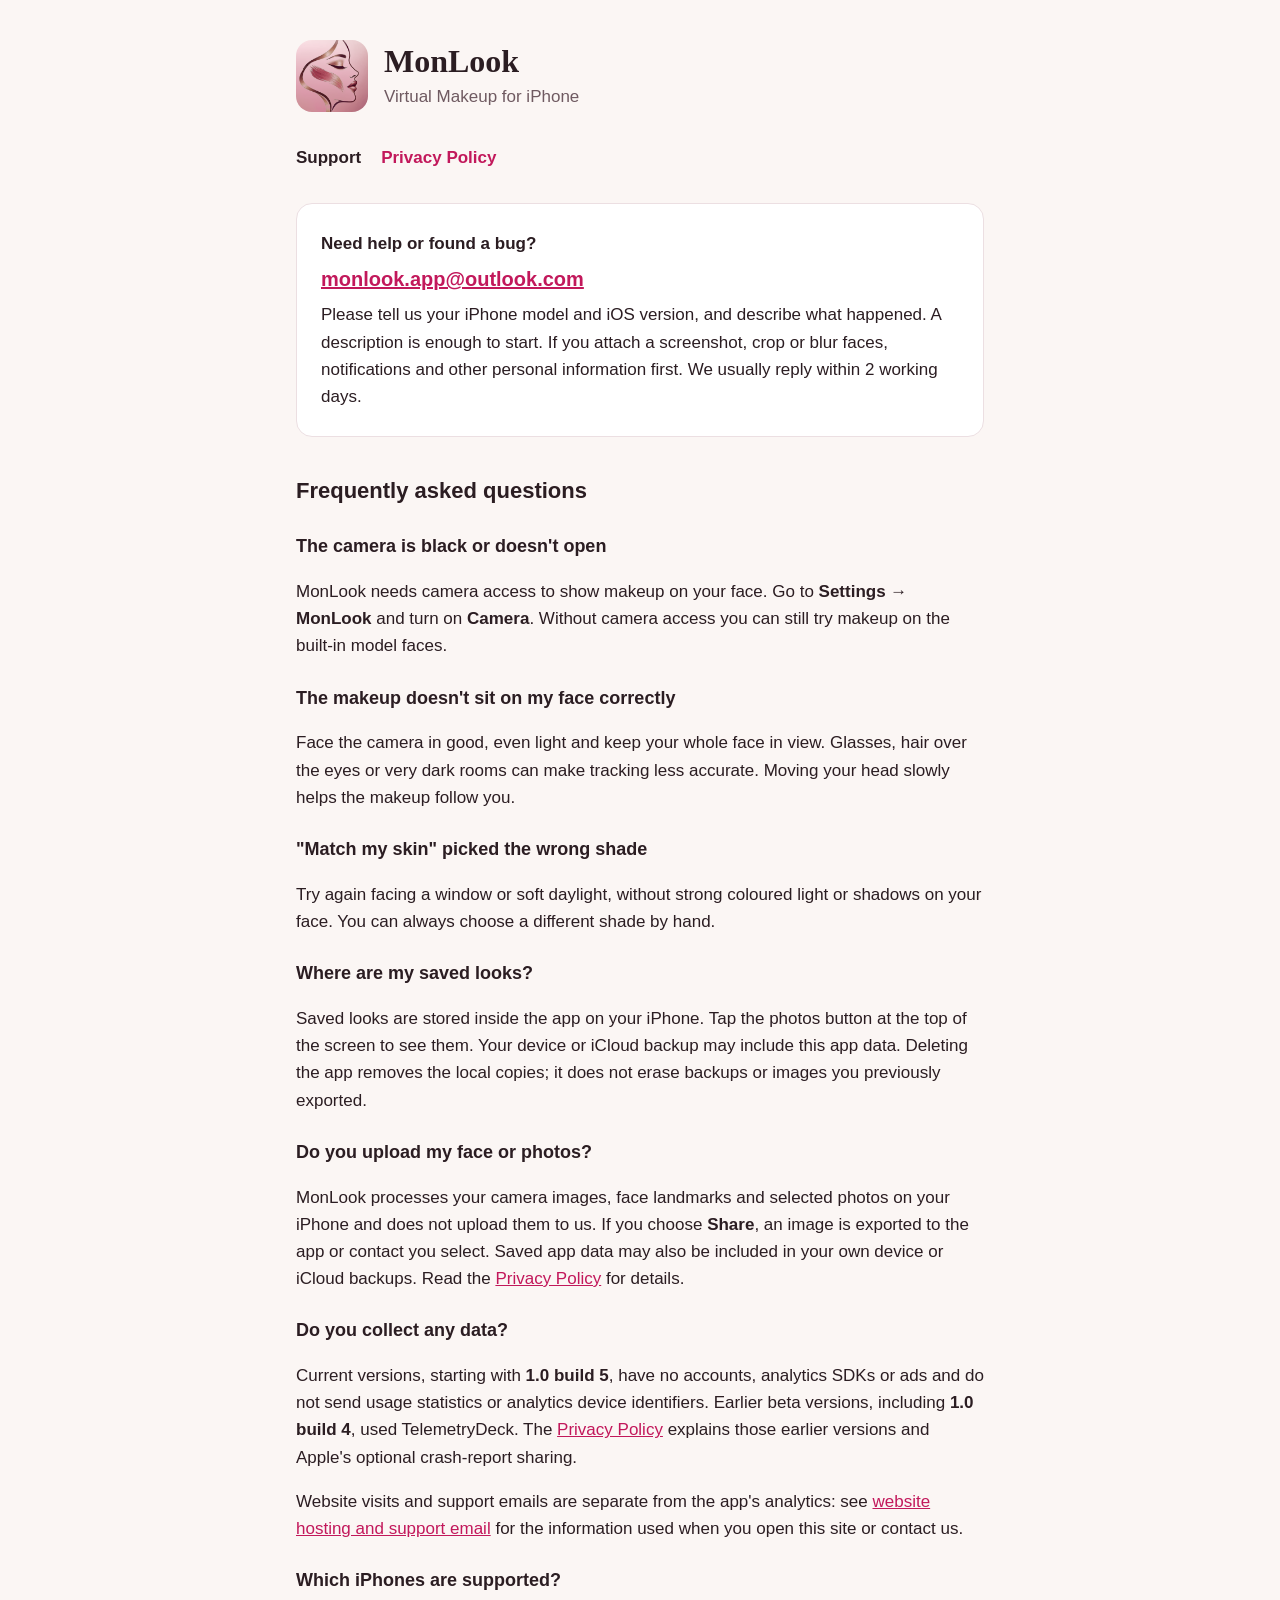
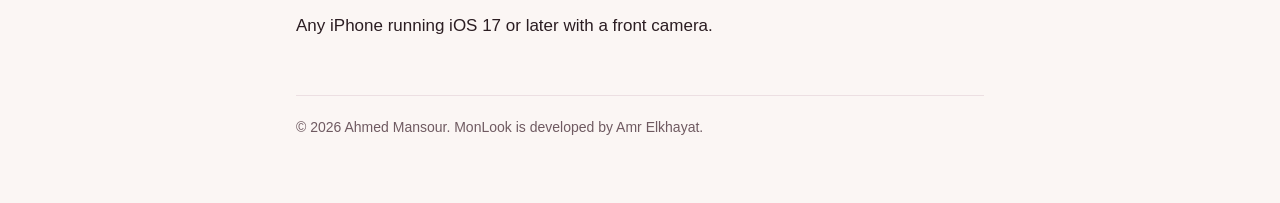
<file: index.html>
<!doctype html>
<html lang="en">
<head>
  <meta charset="utf-8">
  <meta name="viewport" content="width=device-width, initial-scale=1">
  <title>MonLook Support</title>
  <meta name="description" content="Help and contact for MonLook: Virtual Makeup on iPhone.">
  <link rel="icon" href="icon.png">
  <link rel="apple-touch-icon" href="apple-touch-icon.png">
  <link rel="stylesheet" href="style.css">
</head>
<body>
<main>
  <header>
    <img src="icon.png" alt="MonLook app icon">
    <div>
      <h1>MonLook</h1>
      <p>Virtual Makeup for iPhone</p>
    </div>
  </header>

  <nav>
    <a href="./" aria-current="page">Support</a>
    <a href="privacy.html">Privacy Policy</a>
  </nav>

  <div class="card">
    <p><strong>Need help or found a bug?</strong></p>
    <p class="email"><a href="mailto:monlook.app@outlook.com">monlook.app@outlook.com</a></p>
    <p>Please tell us your iPhone model and iOS version, and describe what happened. A description is enough to start. If you attach a screenshot, crop or blur faces, notifications and other personal information first. We usually reply within 2 working days.</p>
  </div>

  <h2>Frequently asked questions</h2>

  <h3>The camera is black or doesn't open</h3>
  <p>MonLook needs camera access to show makeup on your face. Go to <strong>Settings → MonLook</strong> and turn on <strong>Camera</strong>. Without camera access you can still try makeup on the built-in model faces.</p>

  <h3>The makeup doesn't sit on my face correctly</h3>
  <p>Face the camera in good, even light and keep your whole face in view. Glasses, hair over the eyes or very dark rooms can make tracking less accurate. Moving your head slowly helps the makeup follow you.</p>

  <h3>"Match my skin" picked the wrong shade</h3>
  <p>Try again facing a window or soft daylight, without strong coloured light or shadows on your face. You can always choose a different shade by hand.</p>

  <h3>Where are my saved looks?</h3>
  <p>Saved looks are stored inside the app on your iPhone. Tap the photos button at the top of the screen to see them. Your device or iCloud backup may include this app data. Deleting the app removes the local copies; it does not erase backups or images you previously exported.</p>

  <h3>Do you upload my face or photos?</h3>
  <p>MonLook processes your camera images, face landmarks and selected photos on your iPhone and does not upload them to us. If you choose <strong>Share</strong>, an image is exported to the app or contact you select. Saved app data may also be included in your own device or iCloud backups. Read the <a href="privacy.html">Privacy Policy</a> for details.</p>

  <h3>Do you collect any data?</h3>
  <p>Current versions, starting with <strong>1.0 build 5</strong>, have no accounts, analytics SDKs or ads and do not send usage statistics or analytics device identifiers. Earlier beta versions, including <strong>1.0 build 4</strong>, used TelemetryDeck. The <a href="privacy.html#analytics">Privacy Policy</a> explains those earlier versions and Apple's optional crash-report sharing.</p>
  <p>Website visits and support emails are separate from the app's analytics: see <a href="privacy.html#website-hosting">website hosting and support email</a> for the information used when you open this site or contact us.</p>

  <h3>Which iPhones are supported?</h3>
  <p>Any iPhone running iOS 17 or later with a front camera.</p>

  <footer>
    © 2026 Ahmed Mansour. MonLook is developed by Amr Elkhayat.
  </footer>
</main>
</body>
</html>
</file>
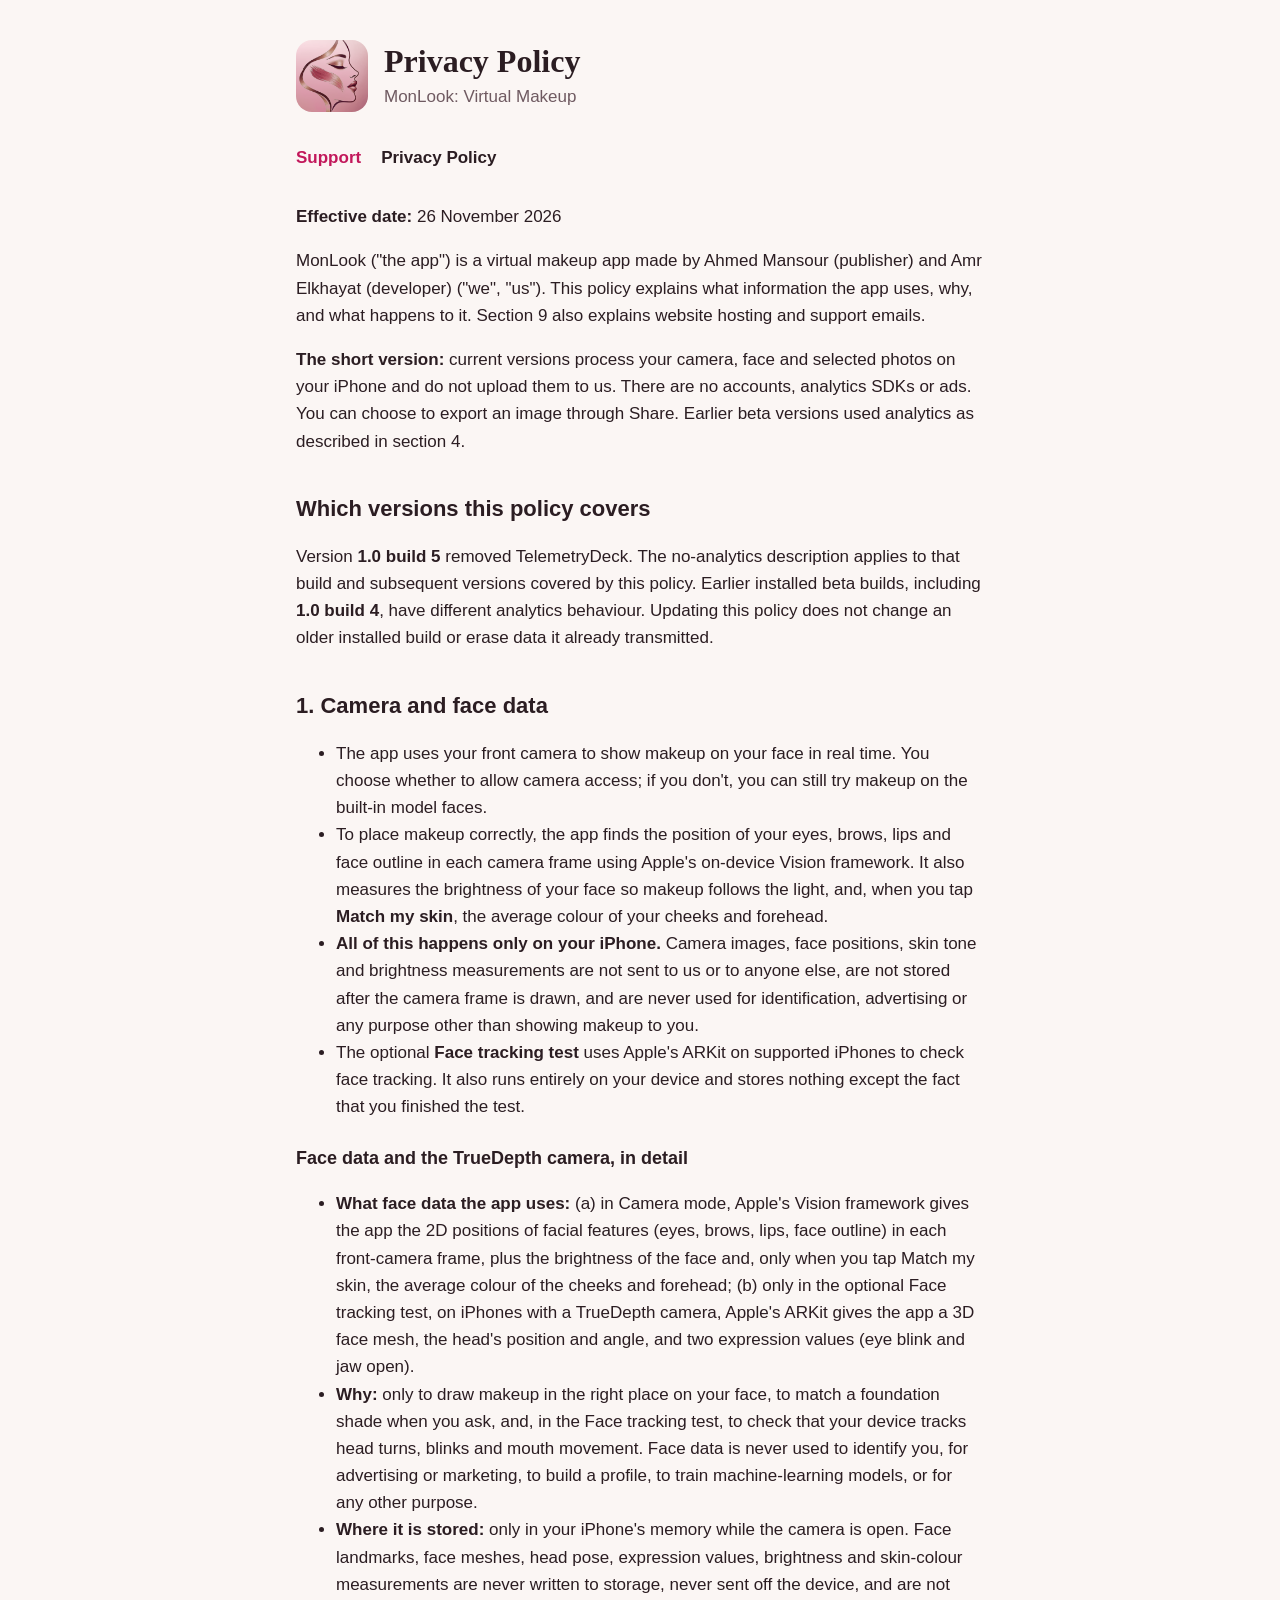
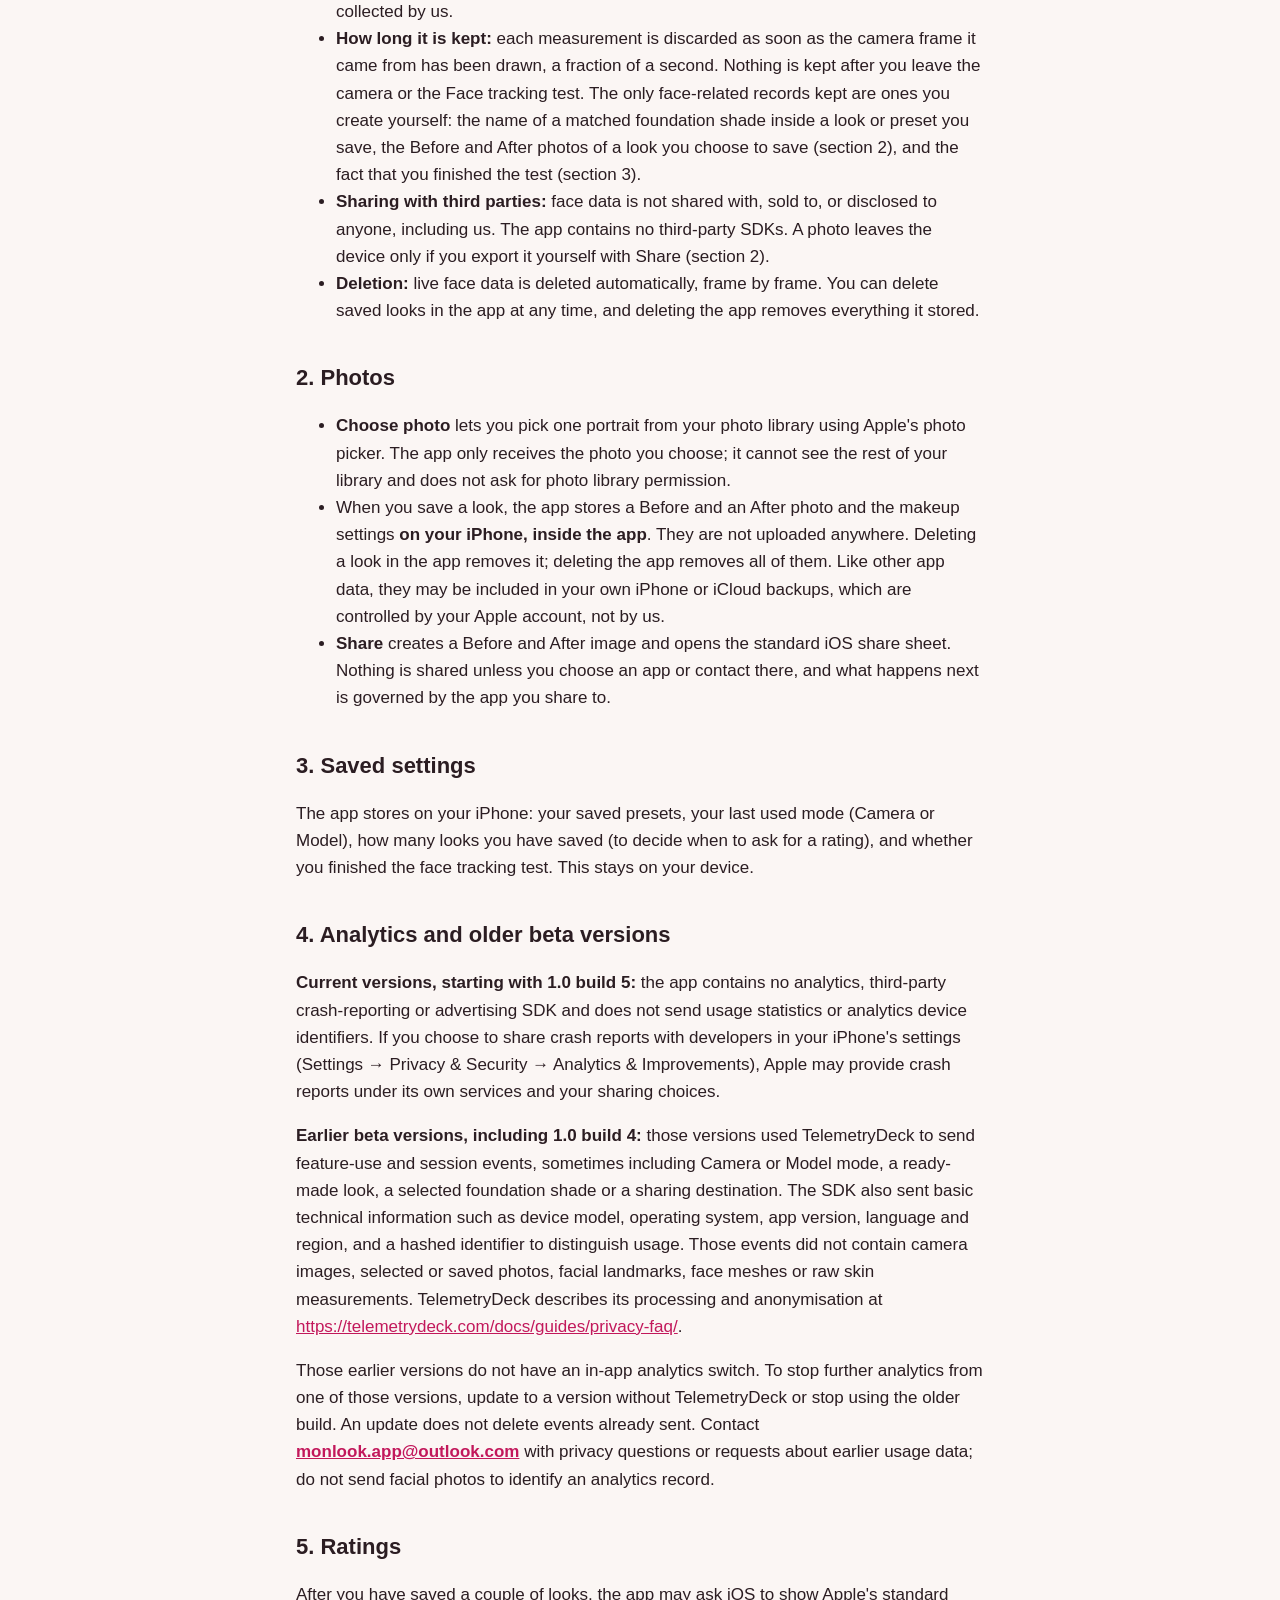
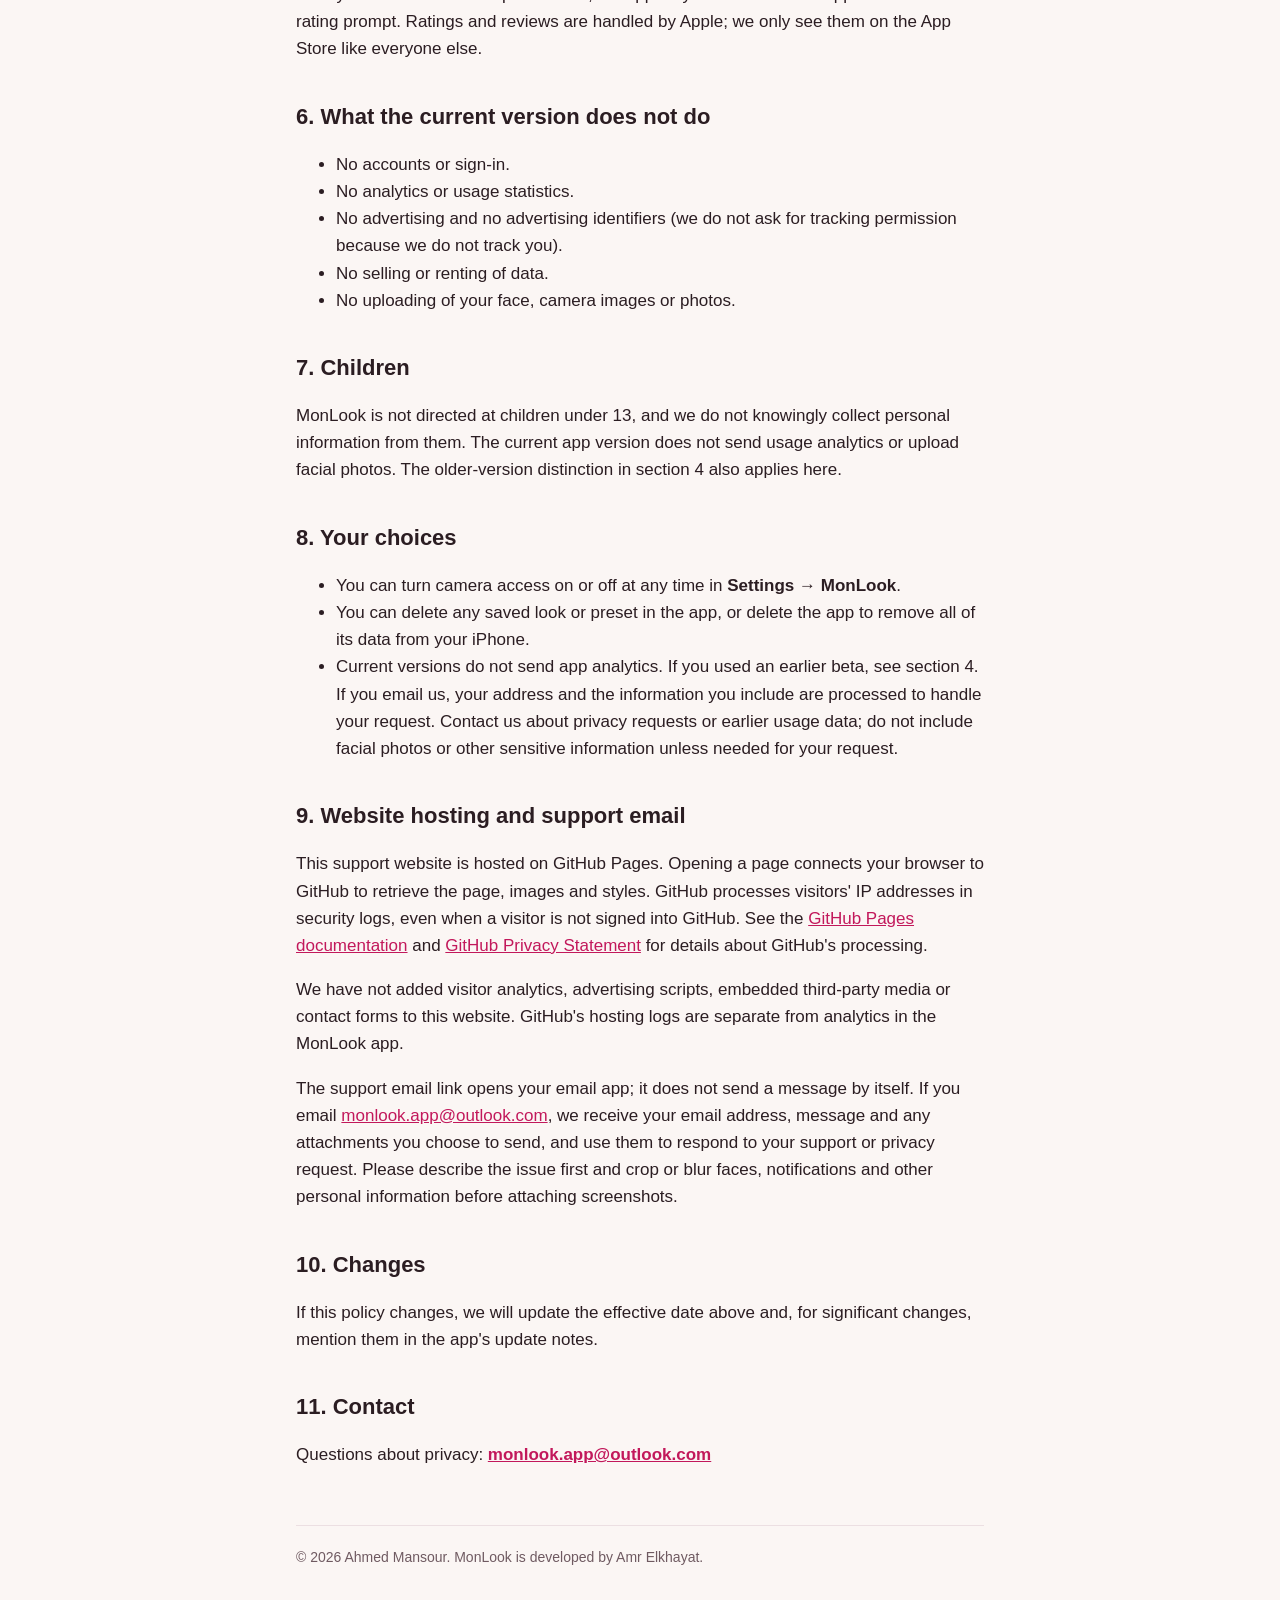
<file: privacy.html>
<!doctype html>
<html lang="en">
<head>
  <meta charset="utf-8">
  <meta name="viewport" content="width=device-width, initial-scale=1">
  <title>MonLook Privacy Policy</title>
  <meta name="description" content="How MonLook: Virtual Makeup handles your camera, photos and data.">
  <link rel="icon" href="icon.png">
  <link rel="apple-touch-icon" href="apple-touch-icon.png">
  <link rel="stylesheet" href="style.css">
</head>
<body>
<main>
  <header>
    <img src="icon.png" alt="MonLook app icon">
    <div>
      <h1>Privacy Policy</h1>
      <p>MonLook: Virtual Makeup</p>
    </div>
  </header>

  <nav>
    <a href="./">Support</a>
    <a href="privacy.html" aria-current="page">Privacy Policy</a>
  </nav>

  <p><strong>Effective date:</strong> 26 November 2026</p>
  <p>MonLook ("the app") is a virtual makeup app made by Ahmed Mansour (publisher) and Amr Elkhayat (developer) ("we", "us"). This policy explains what information the app uses, why, and what happens to it. Section 9 also explains website hosting and support emails.</p>
  <p><strong>The short version:</strong> current versions process your camera, face and selected photos on your iPhone and do not upload them to us. There are no accounts, analytics SDKs or ads. You can choose to export an image through Share. Earlier beta versions used analytics as described in section 4.</p>
  <h2>Which versions this policy covers</h2>
  <p>Version <strong>1.0 build 5</strong> removed TelemetryDeck. The no-analytics description applies to that build and subsequent versions covered by this policy. Earlier installed beta builds, including <strong>1.0 build 4</strong>, have different analytics behaviour. Updating this policy does not change an older installed build or erase data it already transmitted.</p>
  <h2>1. Camera and face data</h2>
  <ul>
    <li>The app uses your front camera to show makeup on your face in real time. You choose whether to allow camera access; if you don't, you can still try makeup on the built-in model faces.</li>
    <li>To place makeup correctly, the app finds the position of your eyes, brows, lips and face outline in each camera frame using Apple's on-device Vision framework. It also measures the brightness of your face so makeup follows the light, and, when you tap <strong>Match my skin</strong>, the average colour of your cheeks and forehead.</li>
    <li><strong>All of this happens only on your iPhone.</strong> Camera images, face positions, skin tone and brightness measurements are not sent to us or to anyone else, are not stored after the camera frame is drawn, and are never used for identification, advertising or any purpose other than showing makeup to you.</li>
    <li>The optional <strong>Face tracking test</strong> uses Apple's ARKit on supported iPhones to check face tracking. It also runs entirely on your device and stores nothing except the fact that you finished the test.</li>
  </ul>
  <h3 id="face-data">Face data and the TrueDepth camera, in detail</h3>
  <ul>
    <li><strong>What face data the app uses:</strong> (a) in Camera mode, Apple's Vision framework gives the app the 2D positions of facial features (eyes, brows, lips, face outline) in each front-camera frame, plus the brightness of the face and, only when you tap Match my skin, the average colour of the cheeks and forehead; (b) only in the optional Face tracking test, on iPhones with a TrueDepth camera, Apple's ARKit gives the app a 3D face mesh, the head's position and angle, and two expression values (eye blink and jaw open).</li>
    <li><strong>Why:</strong> only to draw makeup in the right place on your face, to match a foundation shade when you ask, and, in the Face tracking test, to check that your device tracks head turns, blinks and mouth movement. Face data is never used to identify you, for advertising or marketing, to build a profile, to train machine-learning models, or for any other purpose.</li>
    <li><strong>Where it is stored:</strong> only in your iPhone's memory while the camera is open. Face landmarks, face meshes, head pose, expression values, brightness and skin-colour measurements are never written to storage, never sent off the device, and are not collected by us.</li>
    <li><strong>How long it is kept:</strong> each measurement is discarded as soon as the camera frame it came from has been drawn, a fraction of a second. Nothing is kept after you leave the camera or the Face tracking test. The only face-related records kept are ones you create yourself: the name of a matched foundation shade inside a look or preset you save, the Before and After photos of a look you choose to save (section 2), and the fact that you finished the test (section 3).</li>
    <li><strong>Sharing with third parties:</strong> face data is not shared with, sold to, or disclosed to anyone, including us. The app contains no third-party SDKs. A photo leaves the device only if you export it yourself with Share (section 2).</li>
    <li><strong>Deletion:</strong> live face data is deleted automatically, frame by frame. You can delete saved looks in the app at any time, and deleting the app removes everything it stored.</li>
  </ul>
  <h2>2. Photos</h2>
  <ul>
    <li><strong>Choose photo</strong> lets you pick one portrait from your photo library using Apple's photo picker. The app only receives the photo you choose; it cannot see the rest of your library and does not ask for photo library permission.</li>
    <li>When you save a look, the app stores a Before and an After photo and the makeup settings <strong>on your iPhone, inside the app</strong>. They are not uploaded anywhere. Deleting a look in the app removes it; deleting the app removes all of them. Like other app data, they may be included in your own iPhone or iCloud backups, which are controlled by your Apple account, not by us.</li>
    <li><strong>Share</strong> creates a Before and After image and opens the standard iOS share sheet. Nothing is shared unless you choose an app or contact there, and what happens next is governed by the app you share to.</li>
  </ul>
  <h2>3. Saved settings</h2>
  <p>The app stores on your iPhone: your saved presets, your last used mode (Camera or Model), how many looks you have saved (to decide when to ask for a rating), and whether you finished the face tracking test. This stays on your device.</p>
  <h2 id="analytics">4. Analytics and older beta versions</h2>
  <p><strong>Current versions, starting with 1.0 build 5:</strong> the app contains no analytics, third-party crash-reporting or advertising SDK and does not send usage statistics or analytics device identifiers. If you choose to share crash reports with developers in your iPhone's settings (Settings → Privacy &amp; Security → Analytics &amp; Improvements), Apple may provide crash reports under its own services and your sharing choices.</p>
  <p><strong>Earlier beta versions, including 1.0 build 4:</strong> those versions used TelemetryDeck to send feature-use and session events, sometimes including Camera or Model mode, a ready-made look, a selected foundation shade or a sharing destination. The SDK also sent basic technical information such as device model, operating system, app version, language and region, and a hashed identifier to distinguish usage. Those events did not contain camera images, selected or saved photos, facial landmarks, face meshes or raw skin measurements. TelemetryDeck describes its processing and anonymisation at <a href="https://telemetrydeck.com/docs/guides/privacy-faq/">https://telemetrydeck.com/docs/guides/privacy-faq/</a>.</p>
  <p>Those earlier versions do not have an in-app analytics switch. To stop further analytics from one of those versions, update to a version without TelemetryDeck or stop using the older build. An update does not delete events already sent. Contact <strong><a href="mailto:monlook.app@outlook.com">monlook.app@outlook.com</a></strong> with privacy questions or requests about earlier usage data; do not send facial photos to identify an analytics record.</p>
  <h2>5. Ratings</h2>
  <p>After you have saved a couple of looks, the app may ask iOS to show Apple's standard rating prompt. Ratings and reviews are handled by Apple; we only see them on the App Store like everyone else.</p>
  <h2>6. What the current version does not do</h2>
  <ul>
    <li>No accounts or sign-in.</li>
    <li>No analytics or usage statistics.</li>
    <li>No advertising and no advertising identifiers (we do not ask for tracking permission because we do not track you).</li>
    <li>No selling or renting of data.</li>
    <li>No uploading of your face, camera images or photos.</li>
  </ul>
  <h2>7. Children</h2>
  <p>MonLook is not directed at children under 13, and we do not knowingly collect personal information from them. The current app version does not send usage analytics or upload facial photos. The older-version distinction in section 4 also applies here.</p>
  <h2>8. Your choices</h2>
  <ul>
    <li>You can turn camera access on or off at any time in <strong>Settings → MonLook</strong>.</li>
    <li>You can delete any saved look or preset in the app, or delete the app to remove all of its data from your iPhone.</li>
    <li>Current versions do not send app analytics. If you used an earlier beta, see section 4. If you email us, your address and the information you include are processed to handle your request. Contact us about privacy requests or earlier usage data; do not include facial photos or other sensitive information unless needed for your request.</li>
  </ul>
  <h2 id="website-hosting">9. Website hosting and support email</h2>
  <p>This support website is hosted on GitHub Pages. Opening a page connects your browser to GitHub to retrieve the page, images and styles. GitHub processes visitors' IP addresses in security logs, even when a visitor is not signed into GitHub. See the <a href="https://docs.github.com/en/pages/getting-started-with-github-pages/what-is-github-pages#data-collection">GitHub Pages documentation</a> and <a href="https://docs.github.com/en/site-policy/privacy-policies/github-general-privacy-statement">GitHub Privacy Statement</a> for details about GitHub's processing.</p>
  <p>We have not added visitor analytics, advertising scripts, embedded third-party media or contact forms to this website. GitHub's hosting logs are separate from analytics in the MonLook app.</p>
  <p>The support email link opens your email app; it does not send a message by itself. If you email <a href="mailto:monlook.app@outlook.com">monlook.app@outlook.com</a>, we receive your email address, message and any attachments you choose to send, and use them to respond to your support or privacy request. Please describe the issue first and crop or blur faces, notifications and other personal information before attaching screenshots.</p>
  <h2>10. Changes</h2>
  <p>If this policy changes, we will update the effective date above and, for significant changes, mention them in the app's update notes.</p>
  <h2>11. Contact</h2>
  <p>Questions about privacy: <strong><a href="mailto:monlook.app@outlook.com">monlook.app@outlook.com</a></strong></p>

  <footer>
    © 2026 Ahmed Mansour. MonLook is developed by Amr Elkhayat.
  </footer>
</main>
</body>
</html>
</file>
<file: style.css>
:root {
  --bg: #fbf6f4;
  --surface: #ffffff;
  --text: #2b1d22;
  --muted: #6f5a61;
  --accent: #c2185b;
  --line: #ecdfe2;
}

@media (prefers-color-scheme: dark) {
  :root {
    --bg: #1a1416;
    --surface: #241b1e;
    --text: #f3e9ec;
    --muted: #b9a5ab;
    --accent: #f06292;
    --line: #3a2c31;
  }
}

* { box-sizing: border-box; }

body {
  margin: 0;
  background: var(--bg);
  color: var(--text);
  font: 17px/1.6 -apple-system, BlinkMacSystemFont, "Segoe UI", Roboto, Helvetica, Arial, sans-serif;
}

main {
  max-width: 720px;
  margin: 0 auto;
  padding: 40px 16px 64px;
}

header {
  display: flex;
  align-items: center;
  gap: 16px;
  margin-bottom: 32px;
}

header img {
  width: 72px;
  height: 72px;
  border-radius: 16px;
}

header h1 {
  margin: 0;
  font-family: "New York", Georgia, serif;
  font-size: 32px;
  line-height: 1.2;
}

header p { margin: 2px 0 0; color: var(--muted); }

nav { display: flex; gap: 20px; margin-bottom: 32px; flex-wrap: wrap; }
nav a { color: var(--accent); text-decoration: none; font-weight: 600; }
nav a[aria-current="page"] { color: var(--text); }

h2 { font-size: 22px; margin: 36px 0 8px; }
h3 { font-size: 18px; margin: 24px 0 4px; }
p, li { color: var(--text); }
a { color: var(--accent); }

.card {
  background: var(--surface);
  border: 1px solid var(--line);
  border-radius: 16px;
  padding: 20px 24px;
  margin: 24px 0;
}

.card p { margin: 6px 0; }

.email {
  font-size: 20px;
  font-weight: 600;
  word-break: break-all;
}

footer {
  margin-top: 56px;
  padding-top: 20px;
  border-top: 1px solid var(--line);
  color: var(--muted);
  font-size: 14px;
}
</file>
